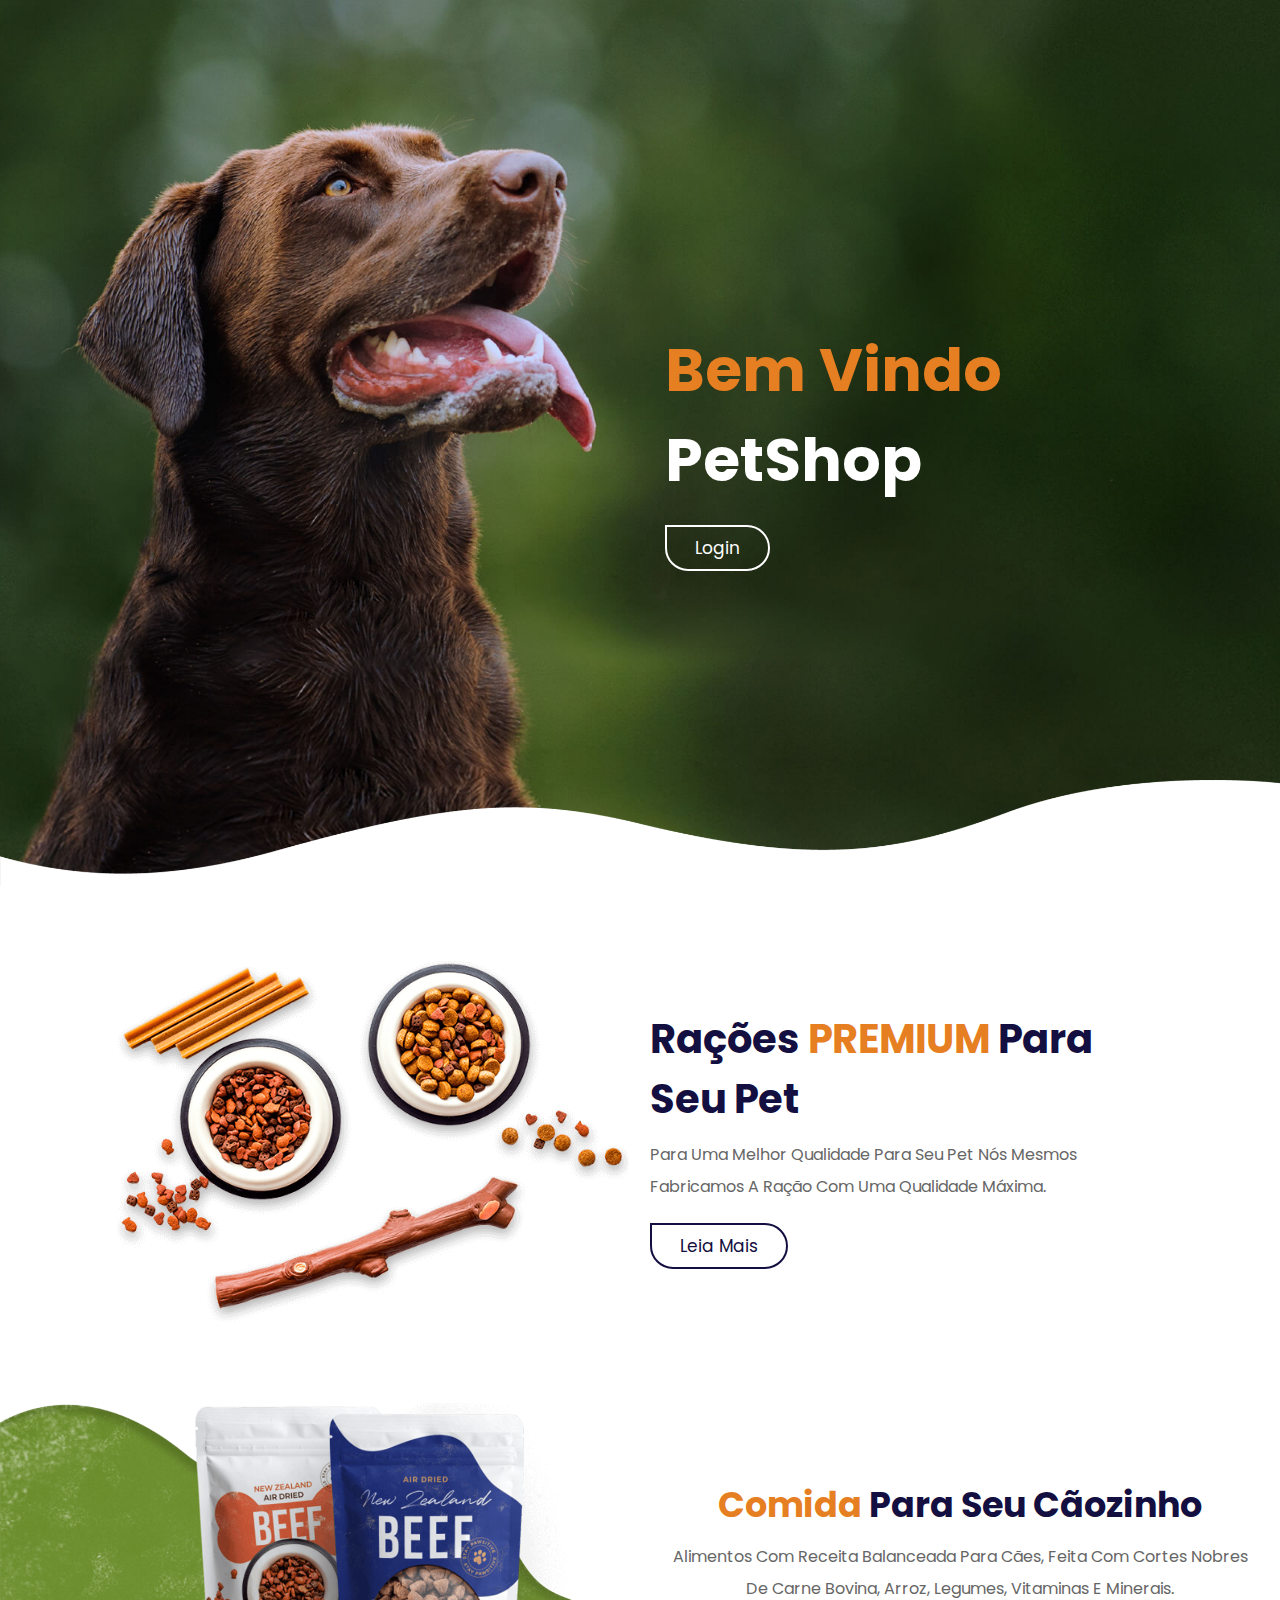
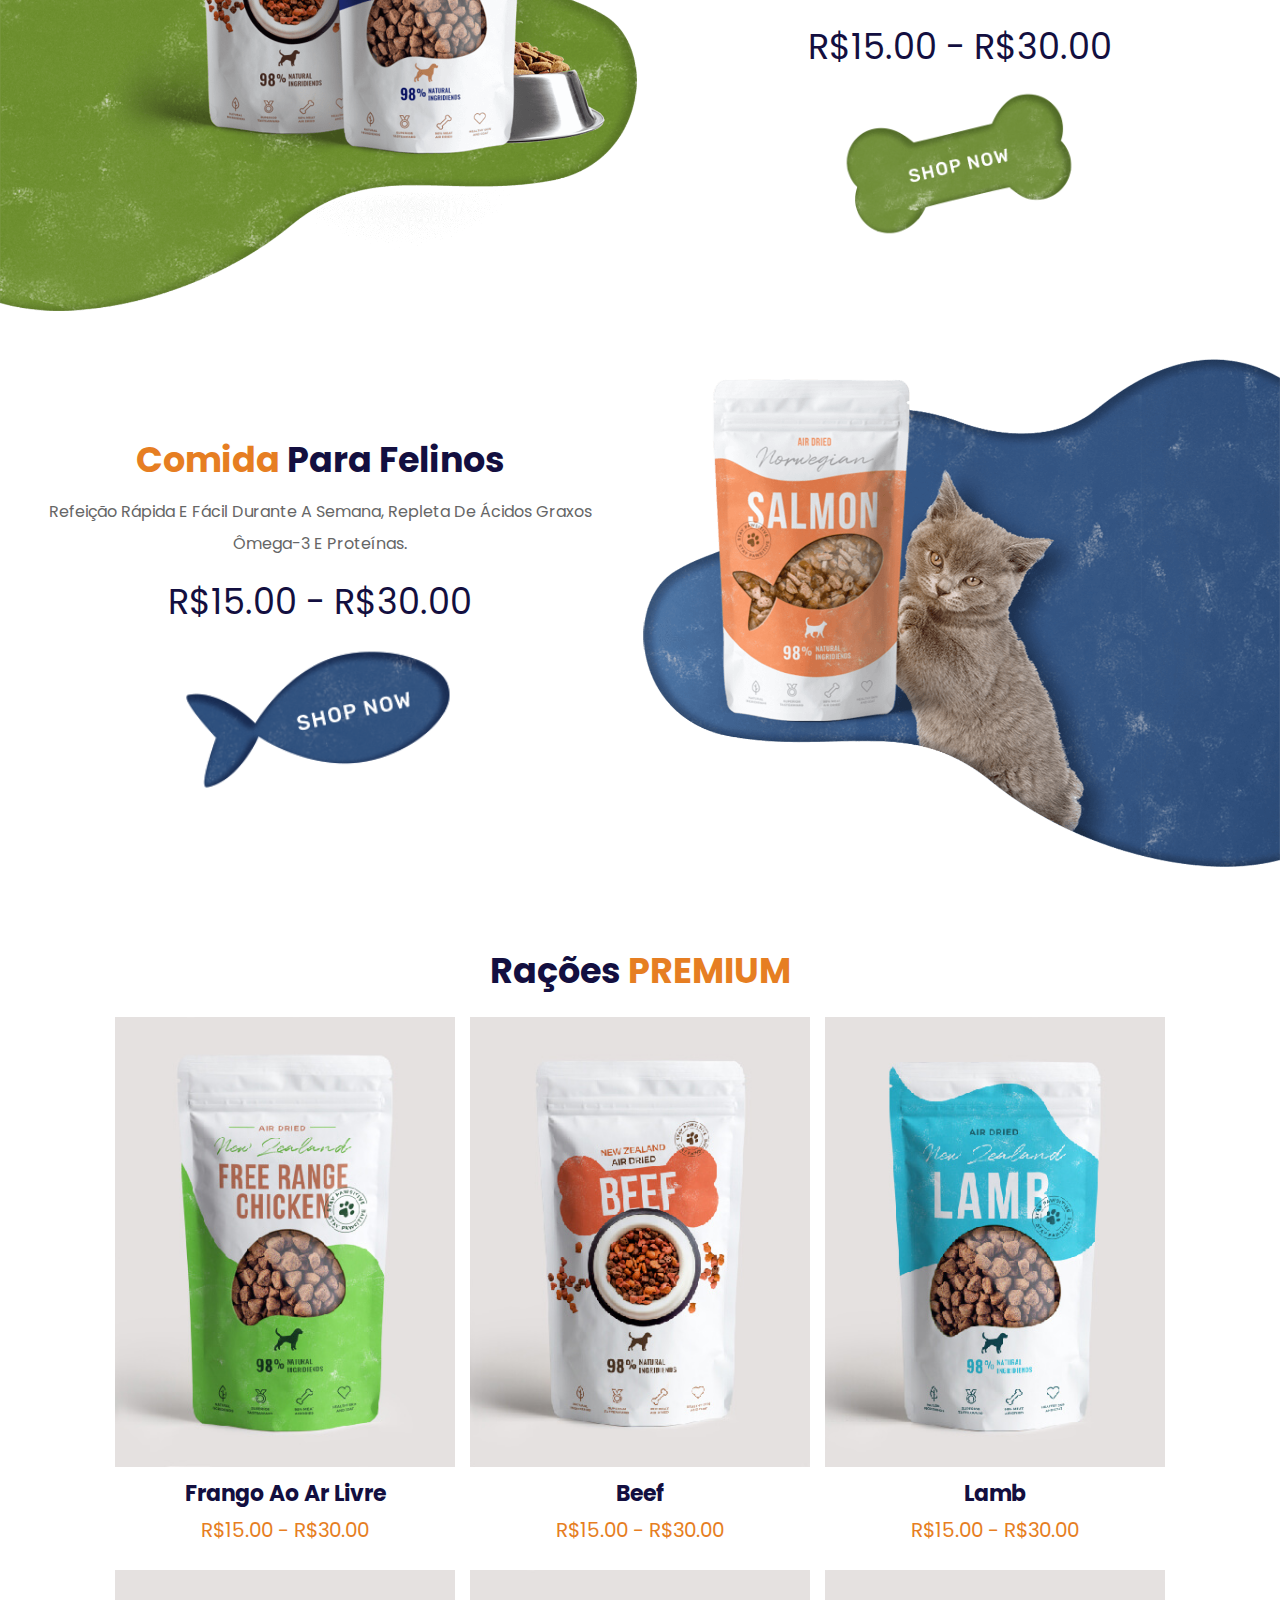
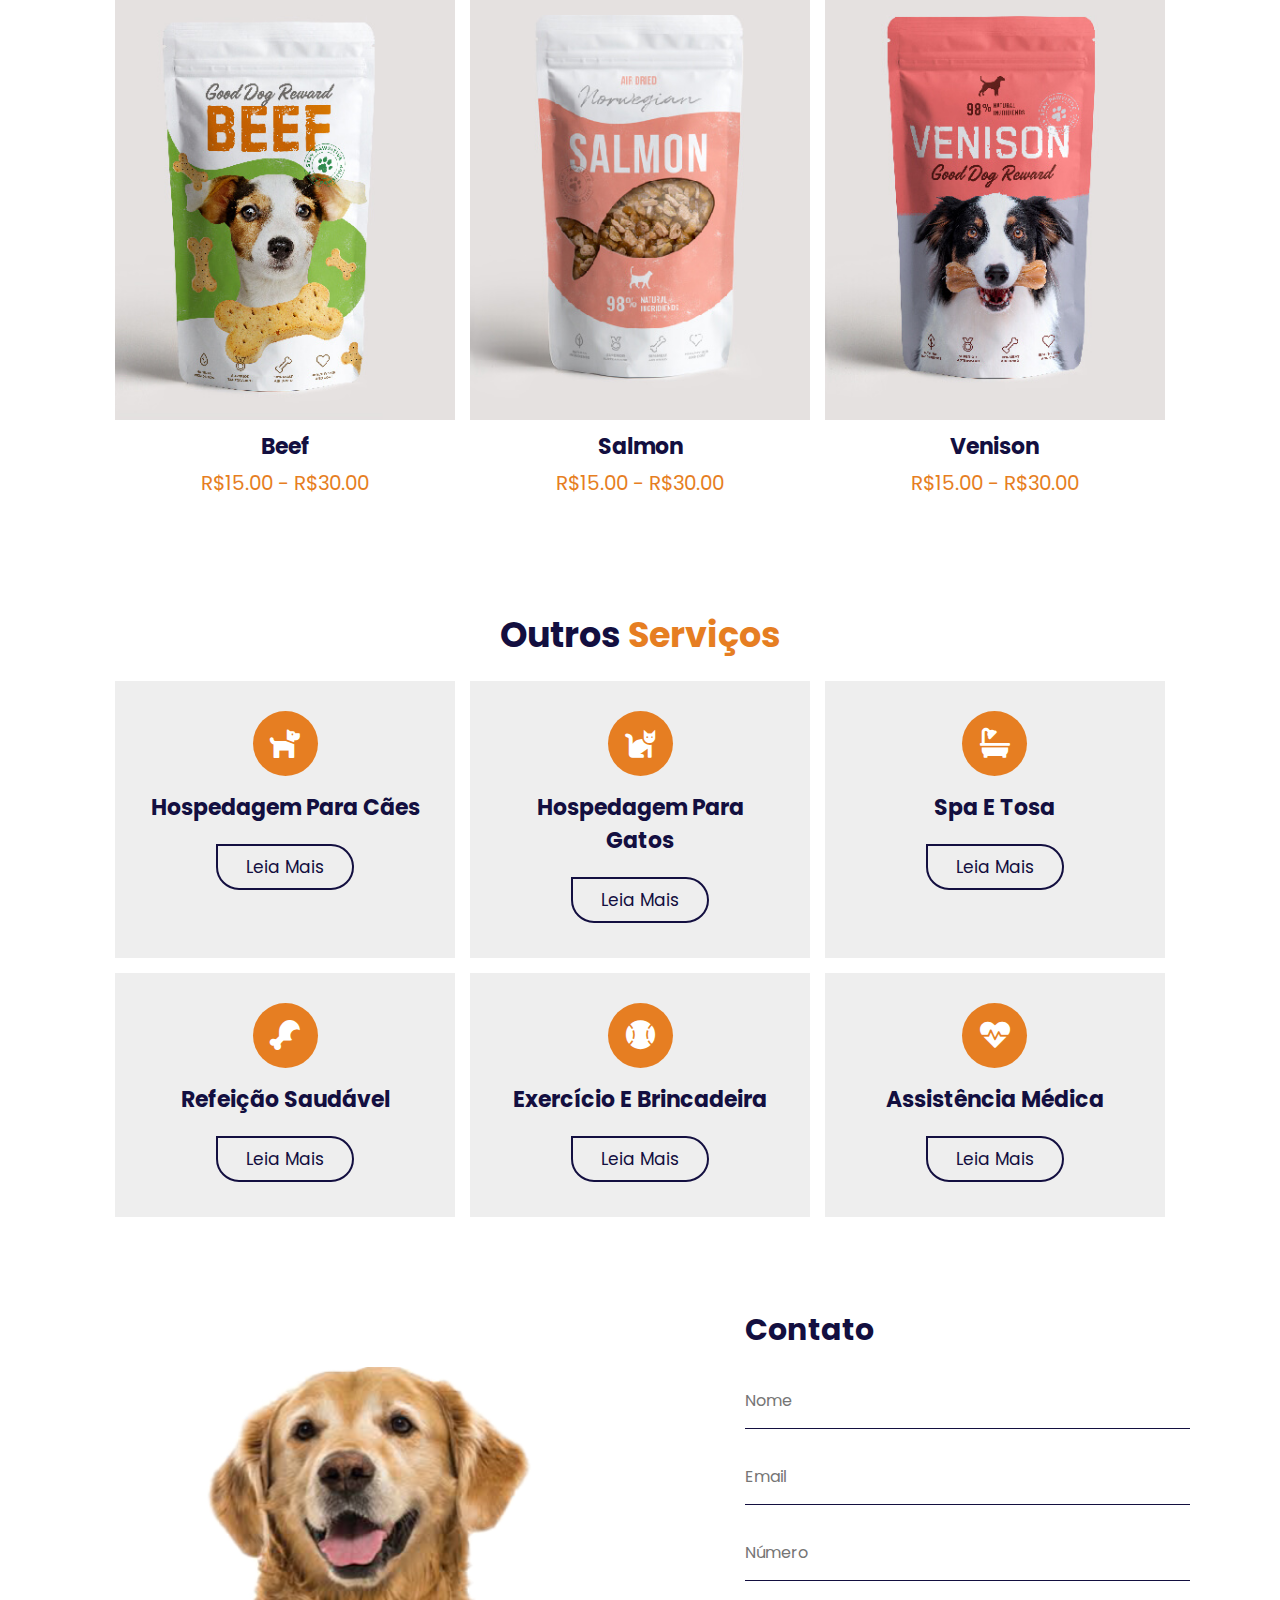
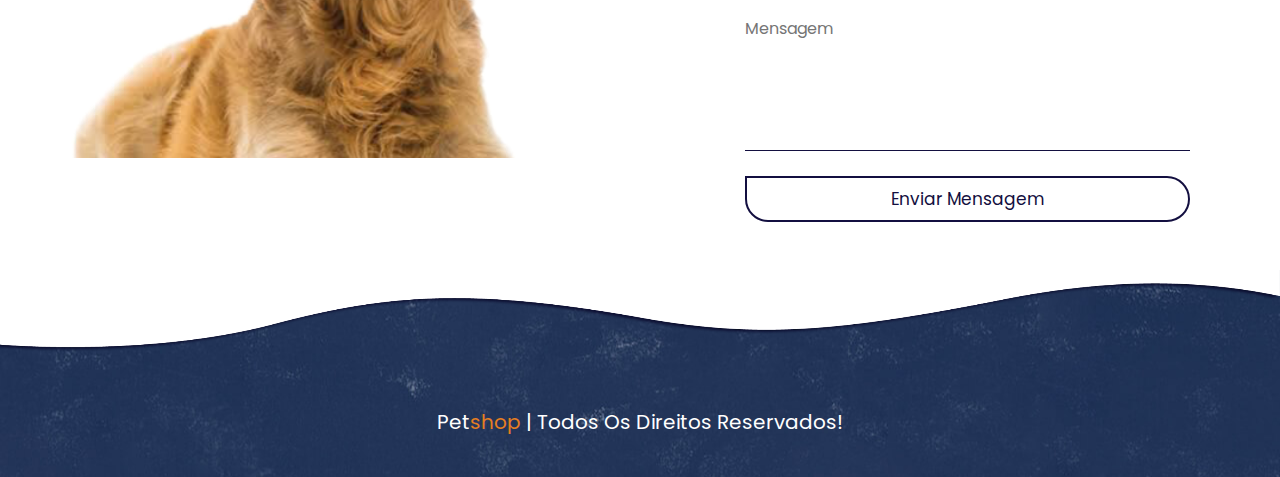
<file: pet shop/index.html>
<!DOCTYPE html>
<html lang="pt-br">
<head>
    <meta charset="UTF-8">
    <meta http-equiv="X-UA-Compatible" content="IE=edge">
    <meta name="viewport" content="width=device-width, initial-scale=1.0">
    <title>PetShop</title>

    <!-- Ícones da área outros serviços-->
    <link rel="stylesheet" href="https://cdnjs.cloudflare.com/ajax/libs/font-awesome/5.15.4/css/all.min.css">

    <link rel="stylesheet" href="css/style.css">

</head>
<body>
    

<header class="header">

    <a href="#" class="logo"> <i class="fas fa-paw"></i> Petshop </a>

    <nav class="navbar">
        <a href="#home">Início</a>
        <a href="#about">Sobre</a>
        <a href="#shop">Produtos</a>
        <a href="#services">Serviços</a>
        <a href="#contact">Contato</a>
    </nav>

    <div class="icons">
        <div class="fas fa-bars" id="menu-btn"></div>
        <a href="#" class="fas fa-shopping-cart"></a>
        <a href="login.html"><div class="fas fa-user" id="login-btn"></div></a>
    </div>

    <form action="" class="login-form">
        
    </form>

</header>


<section class="home" id="home">

    <div class="content">
        <h3> <span> Bem Vindo <br></span> PetShop </h3>
        <a href="#" class="btn">Login</a>
    </div>

    <img src="img/onda_superior.png" class="wave" alt="">

</section>


<section class="about" id="about">

    <div class="image">
        <img src="img/sobre_img.png" alt="">
    </div>

    <div class="content">
        <h3>Rações <span>PREMIUM</span> para seu pet</h3>
        <p>Para uma melhor qualidade para seu pet nós mesmos fabricamos a ração com uma qualidade máxima.</p>
        <a href="#" class="btn">Leia mais</a>
    </div>

</section>


<div class="dog-food">

    <div class="image">
        <img src="img/comida_dog_img.png" alt="">
    </div>

    <div class="content">
        <h3> <span>Comida</span> para seu cãozinho </h3>
        <p>alimentos com receita balanceada para cães, feita com cortes nobres de carne bovina, arroz, legumes, vitaminas e minerais.</p>
        <div class="amount">R$15.00 - R$30.00</div>
        <a href="#"> <img src="img/shop_now_cachorro.png" alt=""> </a>
    </div>

</div>

<div class="cat-food">

    <div class="content">
        <h3> <span>Comida</span> para felinos </h3>
        <p>Refeição rápida e fácil durante a semana, repleta de ácidos graxos ômega-3 e proteínas.</p>
        <div class="amount">R$15.00 - R$30.00</div>
        <a href="#"> <img src="img/shop_now_gato.png" alt=""> </a>
    </div>

    <div class="image">
        <img src="img/comida_gato_img.png" alt="">
    </div>

</div>


<section class="shop" id="shop">

    <h1 class="heading"> Rações <span> PREMIUM </span> </h1>

    <div class="box-container">

        <div class="box">
            <div class="image">
                <img src="img/produto_01.jpg" alt="">
            </div>
            <div class="content">
                <h3>Frango ao Ar Livre</h3>
                <div class="amount"> R$15.00 - R$30.00 </div>
            </div>
        </div>

        <div class="box">
            <div class="image">
                <img src="img/produto_02.jpg" alt="">
            </div>
            <div class="content">
                <h3>Beef</h3>
                <div class="amount"> R$15.00 - R$30.00 </div>
            </div>
        </div>

        <div class="box">
            <div class="image">
                <img src="img/produto_03.jpg" alt="">
            </div>
            <div class="content">
                <h3>Lamb</h3>
                <div class="amount"> R$15.00 - R$30.00 </div>
            </div>
        </div>

        <div class="box">
            <div class="image">
                <img src="img/produto_04.jpg" alt="">
            </div>
            <div class="content">
                <h3>Beef</h3>
                <div class="amount"> R$15.00 - R$30.00 </div>
            </div>
        </div>

        <div class="box">
            <div class="image">
                <img src="img/produto_05.jpg" alt="">
            </div>
            <div class="content">
                <h3>Salmon</h3>
                <div class="amount"> R$15.00 - R$30.00 </div>
            </div>
        </div>

        <div class="box">
            <div class="image">
                <img src="img/produto_06.jpg" alt="">
            </div>
            <div class="content">
                <h3>Venison</h3>
                <div class="amount"> R$15.00 - R$30.00 </div>
            </div>
        </div>

    </div>

</section>

<section class="services" id="services">

    <h1 class="heading"> Outros <span>Serviços</span> </h1>

    <div class="box-container">

        <div class="box">
            <i class="fas fa-dog"></i>
            <h3>Hospedagem para cães</h3>
            <a href="#" class="btn">Leia mais</a>
        </div>

        <div class="box">
            <i class="fas fa-cat"></i>
            <h3>Hospedagem para gatos</h3>
            <a href="#" class="btn">Leia mais</a>
        </div>

        <div class="box">
            <i class="fas fa-bath"></i>
            <h3>Spa e tosa</h3>
            <a href="#" class="btn">Leia mais</a>
        </div>

        <div class="box">
            <i class="fas fa-drumstick-bite"></i>
            <h3>Refeição Saudável</h3>
            <a href="#" class="btn">Leia mais</a>
        </div>

        <div class="box">
            <i class="fas fa-baseball-ball"></i>
            <h3>Exercício e Brincadeira</h3>
            <a href="#" class="btn">Leia mais</a>
        </div>

        <div class="box">
            <i class="fas fa-heartbeat"></i>
            <h3>Assistência Médica</h3>
            <a href="#" class="btn">Leia mais</a>
        </div>

    </div>

</section>

<section class="contact" id="contact">

    <div class="image">
        <img src="img/dog_contato.png" alt="">
    </div>

    <form action="">
        <h3>Contato</h3>
        <input type="text" placeholder="Nome" class="box">
        <input type="email" placeholder="Email" class="box">
        <input type="tumber" placeholder="Número" class="box">
        <textarea name="" placeholder="Mensagem" id="" cols="30" rows="10"></textarea>
        <input type="submit" value="Enviar mensagem" class="btn">
    </form>

</section>

<section class="footer">
    <img src="img/onda_inferior.png" alt="">

    <div class="credit"> Pet<span>shop </span> | Todos os direitos reservados! </div>

</section>

















<script src="js/script.js"></script>

</body>
</html>
</file>
<file: pet shop/css/style.css>
@import url("https://fonts.googleapis.com/css2?family=Poppins:wght@100;300;400;500;600&display=swap");
* {
  font-family: 'Poppins', sans-serif;
  margin: 0;
  padding: 0;
  -webkit-box-sizing: border-box;
          box-sizing: border-box;
  outline: none;
  border: none;
  text-decoration: none;
  text-transform: capitalize;
  -webkit-transition: .2s linear;
  transition: .2s linear;
}

html {
  font-size: 62.5%;
  overflow-x: hidden;
  scroll-behavior: smooth;
  scroll-padding-top: 4rem;
}

html::-webkit-scrollbar {
  width: 1rem;
}

html::-webkit-scrollbar-track {
  background: transparent;
}

html::-webkit-scrollbar-thumb {
  background: #e67e22;
  border-radius: 5rem;
}

section {
  padding: 5rem 9%;
}

.heading {
  padding-bottom: 2rem;
  text-align: center;
  font-size: 3.5rem;
  color: #130f40;
}

.heading span {
  color: #e67e22;
}

.btn {
  display: inline-block;
  margin-top: 1rem;
  padding: .8rem 2.8rem;
  border-radius: 5rem;
  border-top-left-radius: 0;
  border: 0.2rem solid #130f40;
  cursor: pointer;
  background: none;
  color: #130f40;
  font-size: 1.7rem;
  overflow: hidden;
  z-index: 0;
  position: relative;
}

.btn::before {
  content: '';
  position: absolute;
  top: 0;
  left: 0;
  height: 100%;
  width: 100%;
  background: #130f40;
  z-index: -1;
  -webkit-transition: .2s linear;
  transition: .2s linear;
  -webkit-clip-path: circle(0% at 0% 5%);
          clip-path: circle(0% at 0% 5%);
}

.btn:hover::before {
  -webkit-clip-path: circle(100%);
          clip-path: circle(100%);
}

.btn:hover {
  color: #fff;
}

@-webkit-keyframes fadeIn {
  0% {
    -webkit-transform: translateY(3rem);
            transform: translateY(3rem);
    opacity: 0;
  }
}

@keyframes fadeIn {
  0% {
    -webkit-transform: translateY(3rem);
            transform: translateY(3rem);
    opacity: 0;
  }
}

.header {
  background: #fff;
  display: -webkit-box;
  display: -ms-flexbox;
  display: flex;
  -webkit-box-align: center;
      -ms-flex-align: center;
          align-items: center;
  -webkit-box-pack: justify;
      -ms-flex-pack: justify;
          justify-content: space-between;
  padding: 2rem 9%;
  -webkit-box-shadow: 0 0.5rem 1.5rem rgba(0, 0, 0, 0.1);
          box-shadow: 0 0.5rem 1.5rem rgba(0, 0, 0, 0.1);
  position: fixed;
  top: 0;
  left: 0;
  right: 0;
  z-index: 1000;
  -webkit-transform: translateY(-10rem);
          transform: translateY(-10rem);
}

.header.active {
  -webkit-transform: translateY(0rem);
          transform: translateY(0rem);
}

.header .logo {
  font-size: 2.5rem;
  color: #130f40;
  font-weight: bolder;
}

.header .logo i {
  color: #e67e22;
}

.header .navbar a {
  margin: 0 1rem;
  font-size: 1.7rem;
  color: #666;
}

.header .navbar a:hover {
  color: #e67e22;
}

.header .icons a,
.header .icons div {
  font-size: 2.5rem;
  margin-left: 1.5rem;
  color: #130f40;
  cursor: pointer;
}

.header .icons a:hover,
.header .icons div:hover {
  color: #e67e22;
}

.header .login-form {
  position: absolute;
  top: 120%;
  right: 2rem;
  width: 35rem;
  border-radius: 1rem;
  background: #fff;
  -webkit-box-shadow: 0 0.5rem 1.5rem rgba(0, 0, 0, 0.1);
          box-shadow: 0 0.5rem 1.5rem rgba(0, 0, 0, 0.1);
  padding: 2rem;
  display: none;
}

.header .login-form.active {
  display: block;
  -webkit-animation: fadeIn .4s linear;
          animation: fadeIn .4s linear;
}

.header .login-form h3 {
  color: #130f40;
  font-size: 2.5rem;
  padding-bottom: .5rem;
}

.header .login-form .box {
  width: 100%;
  border-bottom: 0.2rem solid #130f40;
  border-width: .1rem;
  padding: 1.5rem 0;
  font-size: 1.6rem;
  color: #130f40;
  text-transform: none;
  margin: 1rem 0;
}

.header .login-form .remember {
  display: -webkit-box;
  display: -ms-flexbox;
  display: flex;
  -webkit-box-align: center;
      -ms-flex-align: center;
          align-items: center;
  gap: .5rem;
  padding: 1rem 0;
}

.header .login-form .remember label {
  font-size: 1.5rem;
  cursor: pointer;
  color: #666;
}

.header .login-form .btn {
  width: 100%;
  text-align: center;
  margin: 1.5rem 0;
}

.header .login-form .btn:hover {
  background: #130f40;
}

.header .login-form .links {
  display: -webkit-box;
  display: -ms-flexbox;
  display: flex;
  -webkit-box-pack: justify;
      -ms-flex-pack: justify;
          justify-content: space-between;
  -webkit-box-align: center;
      -ms-flex-align: center;
          align-items: center;
  margin-top: 1rem;
}

.header .login-form .links a {
  font-size: 1.4rem;
  color: #e67e22;
}

.header .login-form .links a:hover {
  color: #130f40;
  text-decoration: underline;
}

#menu-btn {
  display: none;
}

.home {
  min-height: 100vh;
  display: -webkit-box;
  display: -ms-flexbox;
  display: flex;
  -webkit-box-align: center;
      -ms-flex-align: center;
          align-items: center;
  -webkit-box-pack: end;
      -ms-flex-pack: end;
          justify-content: flex-end;
  background: url(../img/home_background.jpg) no-repeat;
  background-position: center;
  background-size: cover;
  position: relative;
}

.home .content {
  width: 50rem;
}

.home .content h3 {
  font-size: 6rem;
  color: #fff;
  padding-bottom: 1rem;
}

.home .content h3 span {
  color: #e67e22;
}

.home .content .btn {
  color: #fff;
  border-color: #fff;
}

.home .content .btn:hover {
  color: #130f40;
}

.home .content .btn::before {
  background: #fff;
}

.home .wave {
  position: absolute;
  bottom: 0;
  left: 0;
  width: 100%;
  height: 12rem;
}

.about {
  display: -webkit-box;
  display: -ms-flexbox;
  display: flex;
  -webkit-box-align: center;
      -ms-flex-align: center;
          align-items: center;
  -ms-flex-wrap: wrap;
      flex-wrap: wrap;
  gap: 2rem;
}

.about .image {
  -webkit-box-flex: 1;
      -ms-flex: 1 1 40rem;
          flex: 1 1 40rem;
}

.about .image img {
  width: 100%;
}

.about .content {
  -webkit-box-flex: 1;
      -ms-flex: 1 1 40rem;
          flex: 1 1 40rem;
}

.about .content h3 {
  color: #130f40;
  font-size: 4rem;
}

.about .content h3 span {
  color: #e67e22;
}

.about .content p {
  font-size: 1.6rem;
  color: #666;
  padding: 1rem 0;
  line-height: 2;
}

.dog-food,
.cat-food {
  display: -webkit-box;
  display: -ms-flexbox;
  display: flex;
  -webkit-box-align: center;
      -ms-flex-align: center;
          align-items: center;
  -ms-flex-wrap: wrap;
      flex-wrap: wrap;
  padding: 2rem 0;
}

.dog-food .image,
.cat-food .image {
  -webkit-box-flex: 1;
      -ms-flex: 1 1 40rem;
          flex: 1 1 40rem;
}

.dog-food .image img,
.cat-food .image img {
  width: 100%;
}

.dog-food .content,
.cat-food .content {
  -webkit-box-flex: 1;
      -ms-flex: 1 1 40rem;
          flex: 1 1 40rem;
  text-align: center;
  padding: 2rem;
}

.dog-food .content h3,
.cat-food .content h3 {
  font-size: 3.5rem;
  color: #130f40;
}

.dog-food .content h3 span,
.cat-food .content h3 span {
  color: #e67e22;
}

.dog-food .content p,
.cat-food .content p {
  padding: 1rem 0;
  line-height: 2;
  color: #666;
  font-size: 1.6rem;
}

.dog-food .content .amount,
.cat-food .content .amount {
  font-size: 3.5rem;
  color: #130f40;
  padding: .5rem 0;
}

.dog-food .content a img,
.cat-food .content a img {
  height: 15rem;
  margin-top: 1rem;
}

.dog-food .content a:hover img,
.cat-food .content a:hover img {
  -webkit-transform: rotate(15deg);
          transform: rotate(15deg);
}

.cat-food {
  -ms-flex-wrap: wrap-reverse;
      flex-wrap: wrap-reverse;
}

.shop .box-container {
  display: -ms-grid;
  display: grid;
  -ms-grid-columns: (minmax(30rem, 1fr))[auto-fit];
      grid-template-columns: repeat(auto-fit, minmax(30rem, 1fr));
  gap: 1.5rem;
}

.shop .box-container .box {
  position: relative;
  overflow: hidden;
}

.shop .box-container .box:hover .image img {
  -webkit-transform: scale(1.1);
          transform: scale(1.1);
}

.shop .box-container .box:hover .icons {
  -webkit-transform: translateX(0rem);
          transform: translateX(0rem);
}

.shop .box-container .box .image {
  height: 45rem;
  width: 100%;
  overflow: hidden;
}

.shop .box-container .box .image img {
  height: 100%;
  width: 100%;
  -o-object-fit: cover;
     object-fit: cover;
}

.shop .box-container .box .icons {
  position: absolute;
  top: 1rem;
  right: 2rem;
  z-index: 10;
  -webkit-transform: translateX(10rem);
          transform: translateX(10rem);
}

.shop .box-container .box .icons a {
  display: block;
  width: 5rem;
  height: 5rem;
  line-height: 5rem;
  font-size: 2.2rem;
  margin-top: 1rem;
  background: #fff;
  color: #130f40;
  text-align: center;
}

.shop .box-container .box .icons a:hover {
  color: #fff;
  background: #e67e22;
}

.shop .box-container .box .content {
  padding: 1rem 0;
  text-align: center;
}

.shop .box-container .box .content h3 {
  font-size: 2.2rem;
  color: #130f40;
  padding-bottom: .5rem;
}

.shop .box-container .box .content .amount {
  font-size: 2rem;
  color: #e67e22;
}

.services .box-container {
  display: -ms-grid;
  display: grid;
  -ms-grid-columns: (minmax(30rem, 1fr))[auto-fit];
      grid-template-columns: repeat(auto-fit, minmax(30rem, 1fr));
  gap: 1.5rem;
}

.services .box-container .box {
  background: #eee;
  padding: 3rem;
  text-align: center;
  
}

.services .box-container .box:hover {
  border-radius: .5rem;
}

.services .box-container .box i {
  height: 6.5rem;
  width: 6.5rem;
  line-height: 6.5rem;
  font-size: 3rem;
  color: #fff;
  background: #e67e22;
  border-radius: 50%;
  margin-bottom: .5rem;
}

.services .box-container .box h3 {
  font-size: 2.2rem;
  color: #130f40;
  padding: 1rem 0;
}

.plan .box-container {
  display: -ms-grid;
  display: grid;
  -ms-grid-columns: (minmax(30rem, 1fr))[auto-fit];
      grid-template-columns: repeat(auto-fit, minmax(30rem, 1fr));
  gap: 1.5rem;
}

.plan .box-container .box {
  position: relative;
  padding: 2rem;
  border-radius: .5rem;
  position: relative;
  margin-bottom: 2rem;
  background: #eee;
}

.plan .box-container .box .btn {
  position: absolute;
  bottom: -2rem;
  right: 2rem;
  background: #fff;
}

.plan .box-container .box .title {
  text-align: center;
  color: #e67e22;
  font-size: 2rem;
}

.plan .box-container .box .day {
  text-align: center;
  color: #130f40;
  font-size: 3.5rem;
}

.plan .box-container .box .icon {
  color: #e67e22;
  font-size: 5rem;
  padding: 2rem 0;
}

.plan .box-container .box .list {
  margin: 1rem 0;
}

.plan .box-container .box .list p {
  display: -webkit-box;
  display: -ms-flexbox;
  display: flex;
  -webkit-box-align: center;
      -ms-flex-align: center;
          align-items: center;
  -webkit-box-pack: justify;
      -ms-flex-pack: justify;
          justify-content: space-between;
  font-size: 1.4rem;
  color: #666;
  padding: 1rem 0;
}

.plan .box-container .box .list p span {
  color: #e67e22;
}

.plan .box-container .box .amount {
  font-size: 5rem;
  font-weight: bolder;
  color: #130f40;
}

.plan .box-container .box .amount span {
  font-size: 3rem;
}

.contact {
  padding: 2rem 0;
  display: -webkit-box;
  display: -ms-flexbox;
  display: flex;
  -webkit-box-align: center;
      -ms-flex-align: center;
          align-items: center;
  -ms-flex-wrap: wrap;
      flex-wrap: wrap;
  gap: 3rem;
}

.contact .image {
  -webkit-box-flex: 1;
      -ms-flex: 1 1 40rem;
          flex: 1 1 40rem;
}

.contact .image img {
  width: 100%;
}

.contact form {
  -webkit-box-flex: 1;
      -ms-flex: 1 1 40rem;
          flex: 1 1 40rem;
  padding: 2rem 7%;
}

.contact form .btn {
  width: 100%;
  text-align: center;
}

.contact form .btn:hover {
  background: #130f40;
}

.contact form h3 {
  font-size: 3rem;
  padding-bottom: 1rem;
  color: #130f40;
}

.contact form .box, .contact form textarea {
  width: 100%;
  border-bottom: 0.2rem solid #130f40;
  border-width: .1rem;
  font-size: 1.6rem;
  text-transform: none;
  color: #130f40;
  padding: 1.5rem 0;
  margin: 1rem 0;
}

.contact form textarea {
  height: 15rem;
  resize: none;
}

.footer {
  position: relative;
  background: url(../img/footer_background.jpg) no-repeat;
  background-position: center;
  background-size: center;
  padding-top: 10rem;
  padding-bottom: 2rem;
}

.footer img {
  position: absolute;
  top: 0;
  left: 0;
  height: 10rem;
  width: 100%;
}

.footer .share {
  display: -webkit-box;
  display: -ms-flexbox;
  display: flex;
  -webkit-box-pack: center;
      -ms-flex-pack: center;
          justify-content: center;
  -ms-flex-wrap: wrap;
      flex-wrap: wrap;
  gap: 1.5rem;
}

.footer .share a {
  color: #fff;
  border-color: #fff;
}

.footer .share a:hover {
  color: #130f40;
}

.footer .share a::before {
  background: #fff;
}

.footer .share a i {
  padding-right: .5rem;
}

.footer .credit {
  text-align: center;
  color: #fff;
  font-size: 2rem;
  padding: 2rem 1rem;
  margin-top: 2.5rem;
}

.footer .credit span {
  color: #e67e22;
}

@media (max-width: 991px) {
  html {
    font-size: 55%;
  }
  .header {
    padding: 2rem;
  }
  section {
    padding: 5rem 2rem;
  }
  .home {
    -webkit-box-pack: center;
        -ms-flex-pack: center;
            justify-content: center;
    background-position: right;
  }
  .home .content {
    text-align: center;
    padding-bottom: 5rem;
  }
  .home .content h3 {
    font-size: 4.5rem;
  }
}

@media (max-width: 768px) {
  #menu-btn {
    display: inline-block;
  }
  .header .navbar {
    position: absolute;
    top: 99%;
    left: 0;
    right: 0;
    background: #fff;
    -webkit-clip-path: polygon(0 0, 100% 0, 100% 0, 0 0);
            clip-path: polygon(0 0, 100% 0, 100% 0, 0 0);
  }
  .header .navbar.active {
    -webkit-clip-path: polygon(0 0, 100% 0, 100% 100%, 0 100%);
            clip-path: polygon(0 0, 100% 0, 100% 100%, 0 100%);
  }
  .header .navbar a {
    display: block;
    margin: 2rem;
    font-size: 2rem;
  }
}

@media (max-width: 450px) {
  html {
    font-size: 50%;
  }
  .header .login-form {
    width: 90%;
  }
}
</file>
